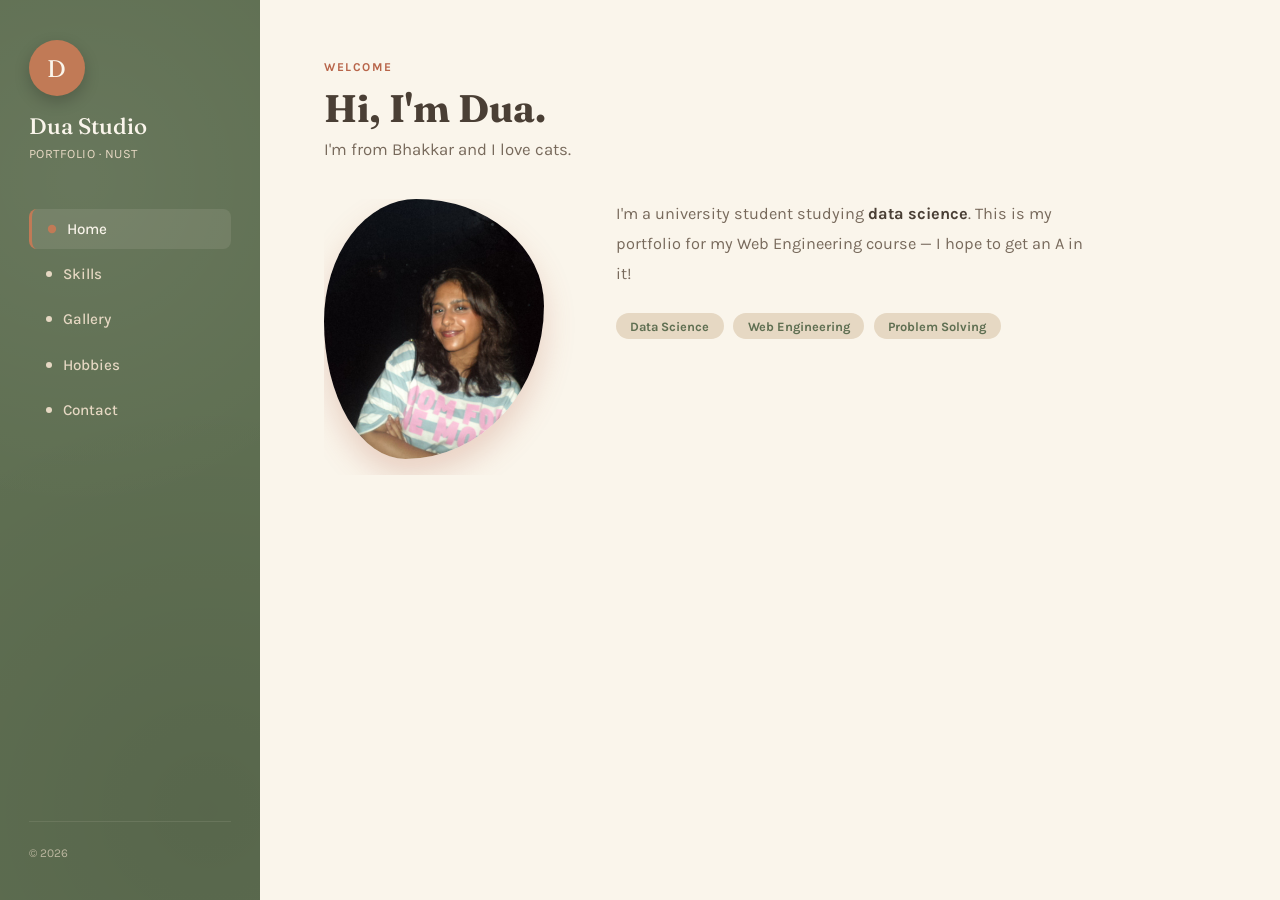
<file: index.html>
<!DOCTYPE html>
<html lang="en">
<head>
<meta charset="UTF-8">
<meta name="viewport" content="width=device-width, initial-scale=1.0">
<title>Dua | Portfolio</title>
<link rel="stylesheet" href="css/style.css">
</head>
<body>
<div class="wrap">
  <aside class="sidebar">
    <div class="brand">
      <div class="mark">D</div>
      <h1>Dua Studio</h1>
      <p>Portfolio &middot; NUST</p>
    </div>
    <ul class="side-nav">
      <li><a href="index.html" class="active"><span class="dot"></span>Home</a></li>
      <li><a href="skills.html"><span class="dot"></span>Skills</a></li>
      <li><a href="gallery.html"><span class="dot"></span>Gallery</a></li>
      <li><a href="hobbies.html"><span class="dot"></span>Hobbies</a></li>
      <li><a href="contact.html"><span class="dot"></span>Contact</a></li>
    </ul>
    <div class="sidebar-footer">&copy; 2026</div>
  </aside>

  <main class="content">
    <span class="eyebrow">Welcome</span>
    <h2>Hi, I'm Dua.</h2>
    <p class="page-sub">I'm from Bhakkar and I love cats.</p>
    <div class="about-row">
      <img src="images/photo0.jpg" alt="Profile Photo" class="profile-img">
      <div class="about-text">
        <p>I'm a university student studying <strong>data science</strong>. This is my portfolio for my Web Engineering course — I hope to get an A in it!</p>
        <div class="tag-row">
          <span class="tag">Data Science</span>
          <span class="tag">Web Engineering</span>
          <span class="tag">Problem Solving</span>
        </div>
      </div>
    </div>
    <div class="clear"></div>
  </main>
</div>
</body>
</html>
</file>
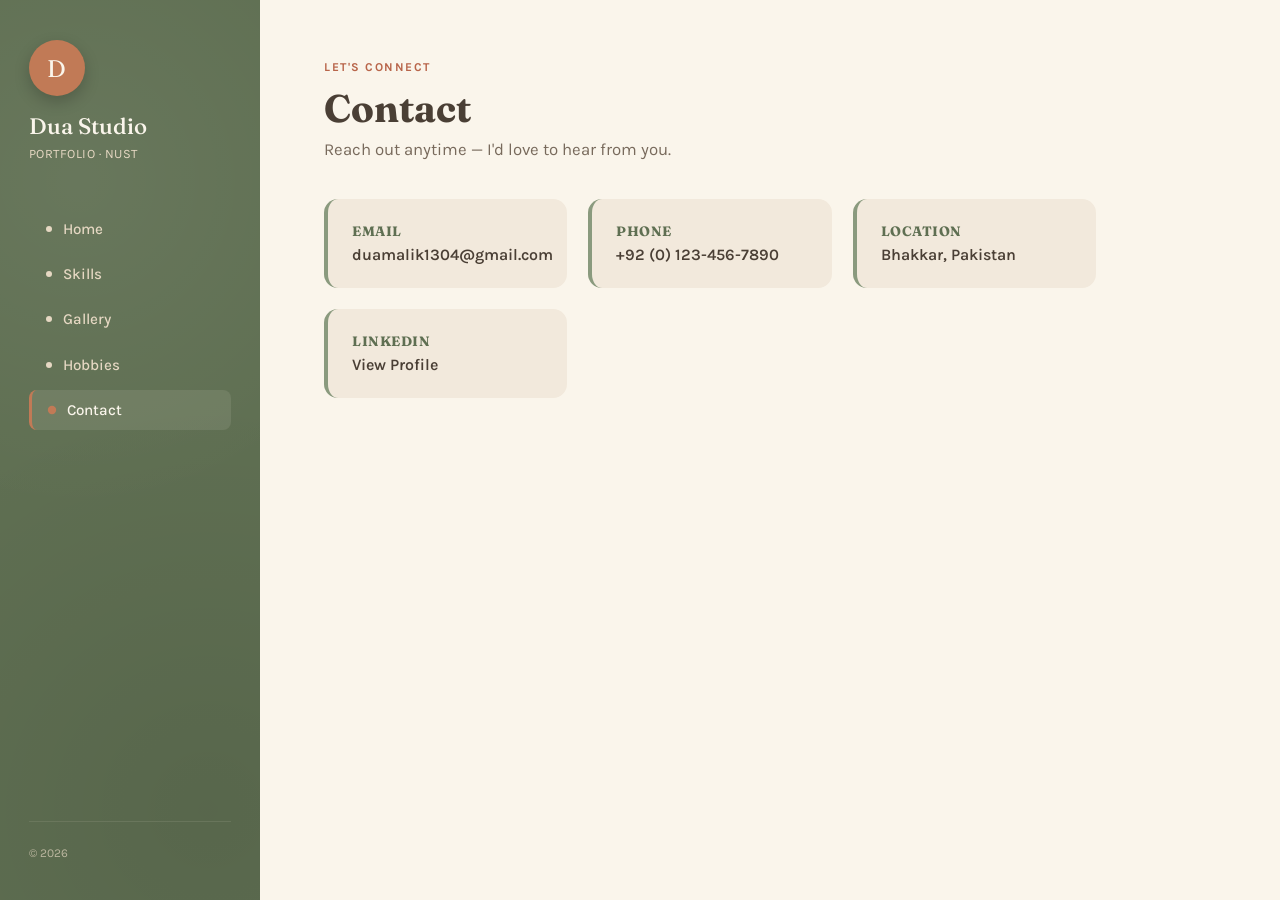
<file: contact.html>
<!DOCTYPE html>
<html lang="en">
<head>
<meta charset="UTF-8">
<meta name="viewport" content="width=device-width, initial-scale=1.0">
<title>Contact | Dua's Portfolio</title>
<link rel="stylesheet" href="css/style.css">
</head>
<body>
<div class="wrap">
  <aside class="sidebar">
    <div class="brand">
      <div class="mark">D</div>
      <h1>Dua Studio</h1>
      <p>Portfolio &middot; NUST</p>
    </div>
    <ul class="side-nav">
      <li><a href="index.html"><span class="dot"></span>Home</a></li>
      <li><a href="skills.html"><span class="dot"></span>Skills</a></li>
      <li><a href="gallery.html"><span class="dot"></span>Gallery</a></li>
      <li><a href="hobbies.html"><span class="dot"></span>Hobbies</a></li>
      <li><a href="contact.html" class="active"><span class="dot"></span>Contact</a></li>
    </ul>
    <div class="sidebar-footer">&copy; 2026</div>
  </aside>

  <main class="content">
    <span class="eyebrow">Let's connect</span>
    <h2>Contact</h2>
    <p class="page-sub">Reach out anytime — I'd love to hear from you.</p>
    <div class="contact-info">
      <div class="contact-item"><h3>Email</h3><p><a href="mailto:duamalik1304@gmail.com">duamalik1304@gmail.com</a></p></div>
      <div class="contact-item"><h3>Phone</h3><p>+92 (0) 123-456-7890</p></div>
      <div class="contact-item"><h3>Location</h3><p>Bhakkar, Pakistan</p></div>
      <div class="contact-item"><h3>LinkedIn</h3><p><a href="https://linkedin.com" target="_blank">View Profile</a></p></div>
    </div>
  </main>
</div>
</body>
</html>
</file>
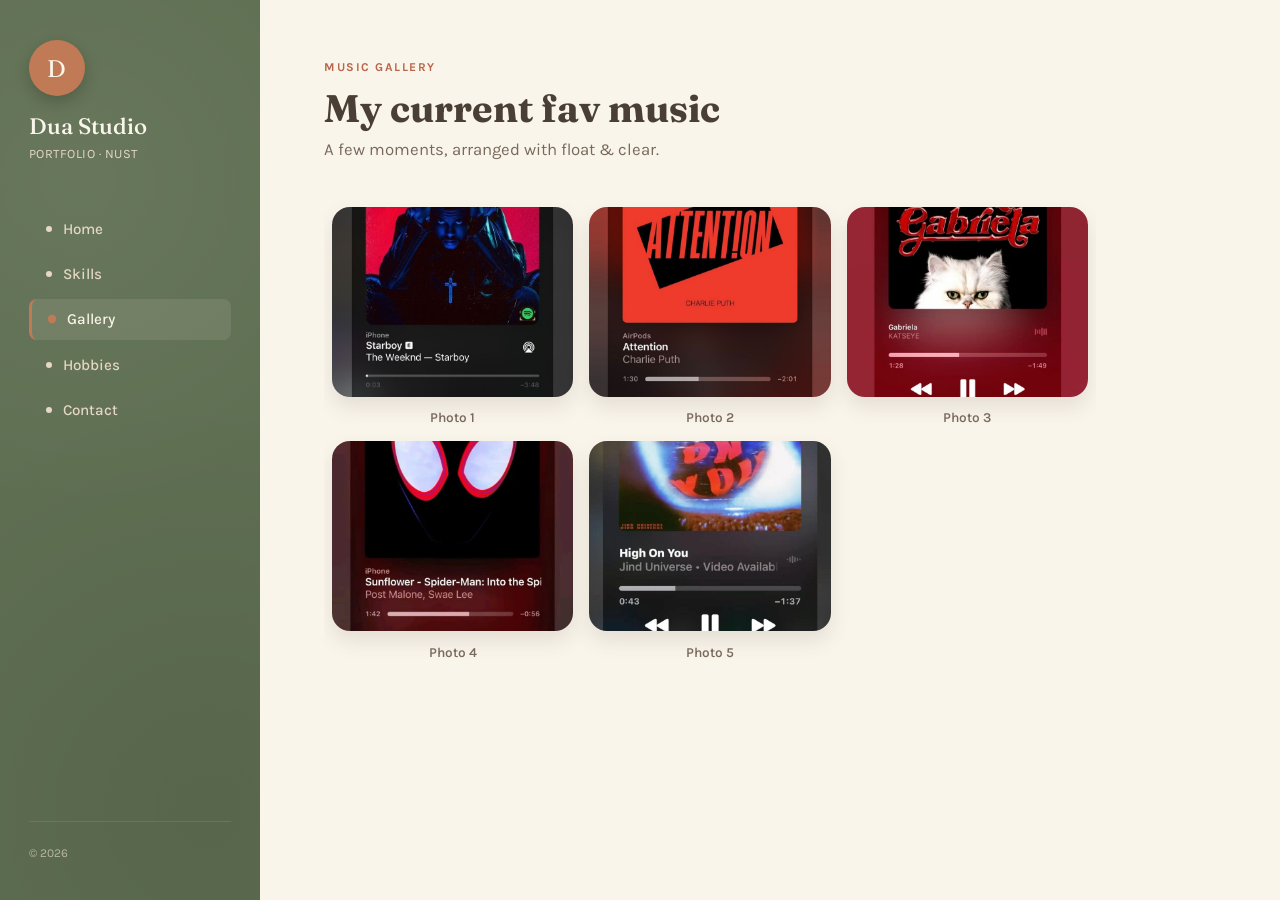
<file: gallery.html>
<!DOCTYPE html>
<html lang="en">
<head>
<meta charset="UTF-8">
<meta name="viewport" content="width=device-width, initial-scale=1.0">
<title>Music Gallery | Dua's Portfolio</title>
<link rel="stylesheet" href="css/style.css">
</head>
<body>
<div class="wrap">
  <aside class="sidebar">
    <div class="brand">
      <div class="mark">D</div>
      <h1>Dua Studio</h1>
      <p>Portfolio &middot; NUST</p>
    </div>
    <ul class="side-nav">
      <li><a href="index.html"><span class="dot"></span>Home</a></li>
      <li><a href="skills.html"><span class="dot"></span>Skills</a></li>
      <li><a href="gallery.html" class="active"><span class="dot"></span>Gallery</a></li>
      <li><a href="hobbies.html"><span class="dot"></span>Hobbies</a></li>
      <li><a href="contact.html"><span class="dot"></span>Contact</a></li>
    </ul>
    <div class="sidebar-footer">&copy; 2026</div>
  </aside>

  <main class="content">
    <span class="eyebrow">Music Gallery</span>
    <h2>My current fav music</h2>
    <p class="page-sub">A few moments, arranged with float & clear.</p>
    <div class="gallery">
      <div class="gallery-item"><img src="images/photo1.jpg" alt="Photo 1"><p>Photo 1</p></div>
      <div class="gallery-item"><img src="images/photo2.jpg" alt="Photo 2"><p>Photo 2</p></div>
      <div class="gallery-item"><img src="images/photo3.jpg" alt="Photo 3"><p>Photo 3</p></div>
      <div class="gallery-item"><img src="images/photo4.jpg" alt="Photo 4"><p>Photo 4</p></div>
      <div class="gallery-item"><img src="images/photo5.jpg" alt="Photo 5"><p>Photo 5</p></div>
    </div>
    <div class="clear"></div>
  </main>
</div>
</body>
</html>
</file>
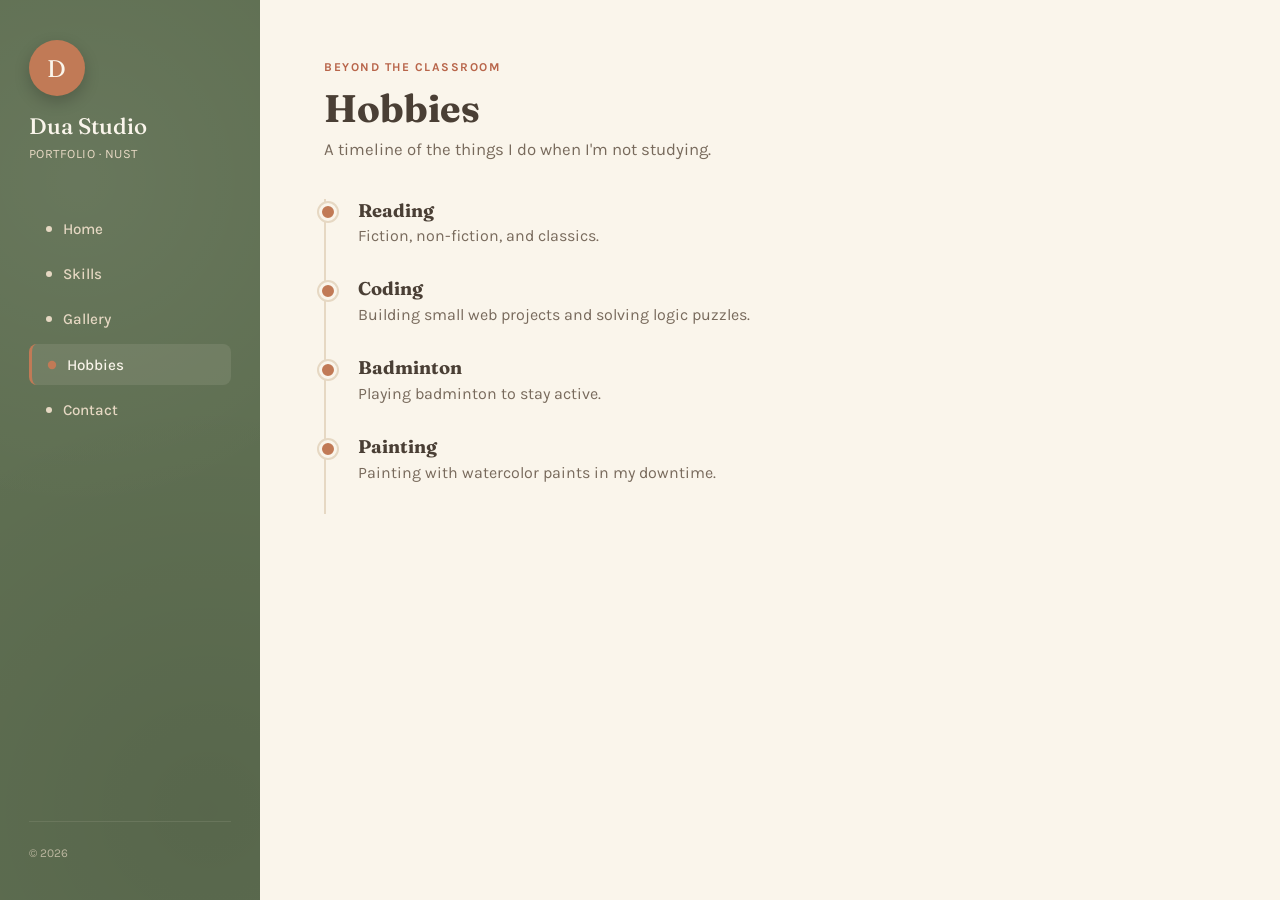
<file: hobbies.html>
<!DOCTYPE html>
<html lang="en">
<head>
<meta charset="UTF-8">
<meta name="viewport" content="width=device-width, initial-scale=1.0">
<title>Hobbies | Dua's Portfolio</title>
<link rel="stylesheet" href="css/style.css">
</head>
<body>
<div class="wrap">
  <aside class="sidebar">
    <div class="brand">
      <div class="mark">D</div>
      <h1>Dua Studio</h1>
      <p>Portfolio &middot; NUST</p>
    </div>
    <ul class="side-nav">
      <li><a href="index.html"><span class="dot"></span>Home</a></li>
      <li><a href="skills.html"><span class="dot"></span>Skills</a></li>
      <li><a href="gallery.html"><span class="dot"></span>Gallery</a></li>
      <li><a href="hobbies.html" class="active"><span class="dot"></span>Hobbies</a></li>
      <li><a href="contact.html"><span class="dot"></span>Contact</a></li>
    </ul>
    <div class="sidebar-footer">&copy; 2026</div>
  </aside>

  <main class="content">
    <span class="eyebrow">Beyond the classroom</span>
    <h2>Hobbies</h2>
    <p class="page-sub">A timeline of the things I do when I'm not studying.</p>
    <div class="hobbies-list">
      <div class="hobby-item"><h3>Reading</h3><p>Fiction, non-fiction, and classics.</p></div>
      <div class="hobby-item"><h3>Coding</h3><p>Building small web projects and solving logic puzzles.</p></div>
      <div class="hobby-item"><h3>Badminton</h3><p>Playing badminton to stay active.</p></div>
      <div class="hobby-item"><h3>Painting</h3><p>Painting with watercolor paints in my downtime.</p></div>
    </div>
  </main>
</div>
</body>
</html>
</file>
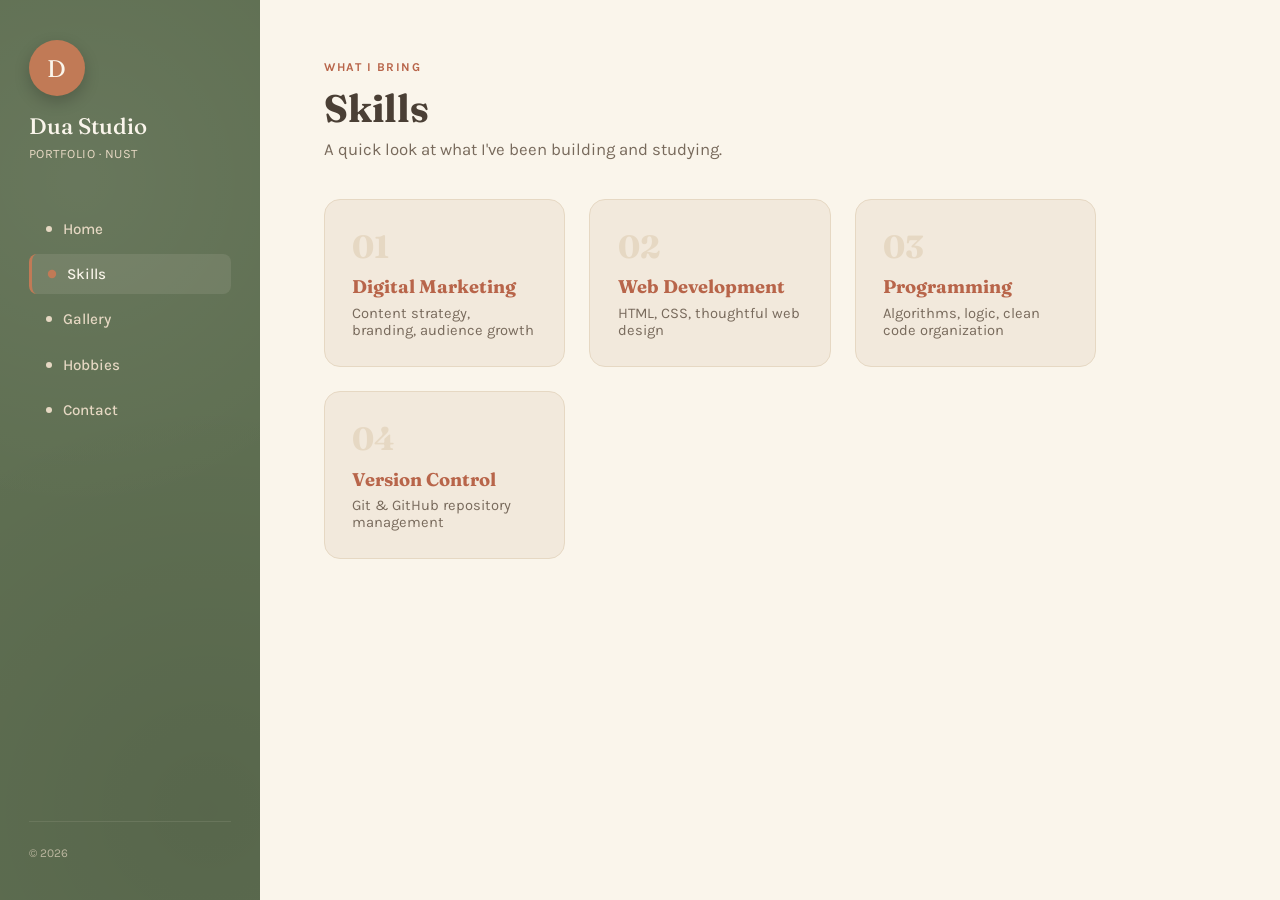
<file: skills.html>
<!DOCTYPE html>
<html lang="en">
<head>
<meta charset="UTF-8">
<meta name="viewport" content="width=device-width, initial-scale=1.0">
<title>Skills | Dua's Portfolio</title>
<link rel="stylesheet" href="css/style.css">
</head>
<body>
<div class="wrap">
  <aside class="sidebar">
    <div class="brand">
      <div class="mark">D</div>
      <h1>Dua Studio</h1>
      <p>Portfolio &middot; NUST</p>
    </div>
    <ul class="side-nav">
      <li><a href="index.html"><span class="dot"></span>Home</a></li>
      <li><a href="skills.html" class="active"><span class="dot"></span>Skills</a></li>
      <li><a href="gallery.html"><span class="dot"></span>Gallery</a></li>
      <li><a href="hobbies.html"><span class="dot"></span>Hobbies</a></li>
      <li><a href="contact.html"><span class="dot"></span>Contact</a></li>
    </ul>
    <div class="sidebar-footer">&copy; 2026</div>
  </aside>

  <main class="content">
    <span class="eyebrow">What I bring</span>
    <h2>Skills</h2>
    <p class="page-sub">A quick look at what I've been building and studying.</p>
    <div class="skills-grid">
      <div class="skill-card"><span class="skill-num">01</span><h3>Digital Marketing</h3><p>Content strategy, branding, audience growth</p></div>
      <div class="skill-card"><span class="skill-num">02</span><h3>Web Development</h3><p>HTML, CSS, thoughtful web design</p></div>
      <div class="skill-card"><span class="skill-num">03</span><h3>Programming</h3><p>Algorithms, logic, clean code organization</p></div>
      <div class="skill-card"><span class="skill-num">04</span><h3>Version Control</h3><p>Git & GitHub repository management</p></div>
    </div>
  </main>
</div>
</body>
</html>
</file>
<file: css/style.css>
@import url('https://fonts.googleapis.com/css2?family=Fraunces:opsz,wght@9..144,300;9..144,500;9..144,700&family=Karla:wght@400;500;700&display=swap');

* { margin:0; padding:0; box-sizing:border-box; }

:root{
  --clay:#c17a56;
  --terracotta:#b8654a;
  --sage:#8a9a7e;
  --sage-dk:#5f6f52;
  --sand:#f2e9dc;
  --sand-dk:#e6d8c3;
  --cream:#faf5eb;
  --ink:#4a3f35;
  --ink-soft:#786a5c;
}

body{
  font-family:'Karla', sans-serif;
  background:var(--cream);
  color:var(--ink);
  min-height:100vh;
}

h1,h2,h3{ font-family:'Fraunces', serif; }

.wrap{ display:flex; min-height:100vh; }

.sidebar{
  width:260px;
  flex-shrink:0;
  background:var(--sage-dk);
  background-image: radial-gradient(circle at 30% 20%, rgba(255,255,255,0.06) 0%, transparent 45%),
                     radial-gradient(circle at 80% 90%, rgba(0,0,0,0.08) 0%, transparent 50%);
  color:var(--sand);
  padding:2.5rem 1.8rem;
  position:sticky;
  top:0;
  height:100vh;
  display:flex;
  flex-direction:column;
}

.brand{ margin-bottom:3rem; }

.brand .mark{
  width:56px; height:56px;
  border-radius:50%;
  background:var(--clay);
  display:flex; align-items:center; justify-content:center;
  font-family:'Fraunces',serif;
  font-size:1.5rem;
  color:var(--cream);
  margin-bottom:1rem;
  box-shadow: 0 6px 16px rgba(0,0,0,0.2);
}

.brand h1{
  font-size:1.4rem;
  font-weight:500;
  color:var(--cream);
  line-height:1.3;
}

.brand p{
  font-size:0.8rem;
  color:var(--sand-dk);
  margin-top:0.3rem;
  letter-spacing:0.5px;
  text-transform:uppercase;
}

.side-nav{ list-style:none; flex:1; }
.side-nav li{ margin-bottom:0.3rem; }

.side-nav a{
  display:flex;
  align-items:center;
  gap:0.7rem;
  color:var(--sand-dk);
  text-decoration:none;
  padding:0.7rem 0.9rem;
  border-radius:8px;
  font-size:0.95rem;
  font-weight:500;
  transition: all 0.25s ease;
  border-left:3px solid transparent;
}

.side-nav a .dot{
  width:6px; height:6px;
  border-radius:50%;
  background:var(--sand-dk);
  transition: all 0.25s ease;
}

.side-nav a:hover, .side-nav a.active{
  background:rgba(242,233,220,0.1);
  color:var(--cream);
  border-left:3px solid var(--clay);
  padding-left:1.1rem;
}

.side-nav a:hover .dot, .side-nav a.active .dot{
  background:var(--clay);
  transform:scale(1.4);
}

.sidebar-footer{
  font-size:0.75rem;
  color:var(--sand-dk);
  opacity:0.7;
  padding-top:1.5rem;
  border-top:1px solid rgba(242,233,220,0.15);
}

.content{ flex:1; padding:3.5rem 4rem; max-width:900px; }

.eyebrow{
  display:inline-block;
  font-size:0.75rem;
  letter-spacing:1.5px;
  text-transform:uppercase;
  color:var(--terracotta);
  font-weight:700;
  margin-bottom:0.6rem;
}

.content h2{
  font-size:2.4rem;
  font-weight:700;
  color:var(--ink);
  margin-bottom:0.5rem;
}

.page-sub{
  color:var(--ink-soft);
  font-size:1.05rem;
  margin-bottom:2.5rem;
  max-width:520px;
}

.about-row{ display:flex; gap:2.5rem; align-items:flex-start; overflow:auto; }

.profile-img{
  float:left;
  width:220px;
  height:260px;
  margin-right:2rem;
  margin-bottom:1rem;
  border-radius: 42% 58% 63% 37% / 47% 41% 59% 53%;
  box-shadow: 0 16px 30px rgba(184,101,74,0.25);
  flex-shrink:0;
  object-fit:cover;
  background:linear-gradient(160deg, var(--clay) 0%, var(--terracotta) 100%);
}

.about-text p{
  color:var(--ink-soft);
  line-height:1.85;
  margin-bottom:1rem;
  font-size:1.02rem;
}

.about-text strong{ color:var(--ink); }

.tag-row{ margin-top:1.5rem; display:flex; gap:0.6rem; flex-wrap:wrap; }

.tag{
  background:var(--sand-dk);
  color:var(--sage-dk);
  padding:0.35rem 0.9rem;
  border-radius:20px;
  font-size:0.8rem;
  font-weight:700;
}

.skills-grid{
  display:grid;
  grid-template-columns:repeat(auto-fit,minmax(230px,1fr));
  gap:1.5rem;
  margin-top:1rem;
}

.skill-card{
  background:var(--sand);
  border-radius:16px;
  padding:1.7rem;
  border:1px solid var(--sand-dk);
  position:relative;
  transition: all 0.3s ease;
}

.skill-card:hover{
  transform:translateY(-6px);
  box-shadow:0 14px 26px rgba(184,101,74,0.15);
  border-color:var(--clay);
}

.skill-num{
  font-family:'Fraunces',serif;
  font-size:2rem;
  color:var(--sand-dk);
  font-weight:700;
  margin-bottom:0.6rem;
  display:block;
}

.skill-card h3{ color:var(--terracotta); font-size:1.15rem; margin-bottom:0.4rem; }
.skill-card p{ color:var(--ink-soft); font-size:0.92rem; }

.gallery{ overflow:auto; margin-top:1rem; }

.gallery-item{
  float:left;
  width:calc(33.333% - 1rem);
  margin:0.5rem;
  text-align:center;
}

.gallery-item img{
  width:100%;
  height:190px;
  object-fit:cover;
  border-radius:18px;
  margin-bottom:0.6rem;
  box-shadow:0 10px 20px rgba(74,63,53,0.12);
  transition: all 0.3s ease;
}

.gallery-item:hover img{ transform: rotate(-1deg) scale(1.03); }

.gallery-item p{ color:var(--ink-soft); font-size:0.85rem; font-weight:600; }

.clear{ clear:both; }

.hobbies-list{
  margin-top:1rem;
  border-left:2px solid var(--sand-dk);
  padding-left:2rem;
}

.hobby-item{ position:relative; padding-bottom:2rem; }

.hobby-item::before{
  content:'';
  position:absolute;
  left:-2.45rem;
  top:0.3rem;
  width:12px; height:12px;
  border-radius:50%;
  background:var(--clay);
  border:3px solid var(--cream);
  box-shadow:0 0 0 2px var(--sand-dk);
}

.hobby-item h3{ color:var(--ink); font-size:1.15rem; margin-bottom:0.3rem; }
.hobby-item p{ color:var(--ink-soft); }

.contact-info{
  display:grid;
  grid-template-columns:repeat(auto-fit,minmax(220px,1fr));
  gap:1.3rem;
  margin-top:1rem;
}

.contact-item{
  background:var(--sand);
  border-radius:14px;
  padding:1.5rem;
  border-left:4px solid var(--sage);
  transition:all 0.3s ease;
}

.contact-item:hover{ border-left-color:var(--clay); transform:translateX(4px); }

.contact-item h3{
  color:var(--sage-dk);
  font-size:0.85rem;
  text-transform:uppercase;
  letter-spacing:0.5px;
  margin-bottom:0.4rem;
}

.contact-item p, .contact-item a{
  color:var(--ink);
  text-decoration:none;
  font-weight:600;
  font-size:1rem;
}

.contact-item a:hover{ color:var(--terracotta); }

@media (max-width: 820px){
  .wrap{ flex-direction:column; }
  .sidebar{ width:100%; height:auto; position:relative; padding:1.5rem; }
  .side-nav{ display:flex; flex-wrap:wrap; gap:0.3rem; }
  .brand{ margin-bottom:1.2rem; }
  .sidebar-footer{ display:none; }
  .content{ padding:2rem 1.5rem; }
  .profile-img{ float:none; margin:0 auto 1.5rem; }
  .about-row{ flex-direction:column; }
  .gallery-item{ width:calc(50% - 1rem); }
}
@media (max-width: 480px){
  .gallery-item{ width:100%; float:none; }
  .content h2{ font-size:1.8rem; }
}
</file>
